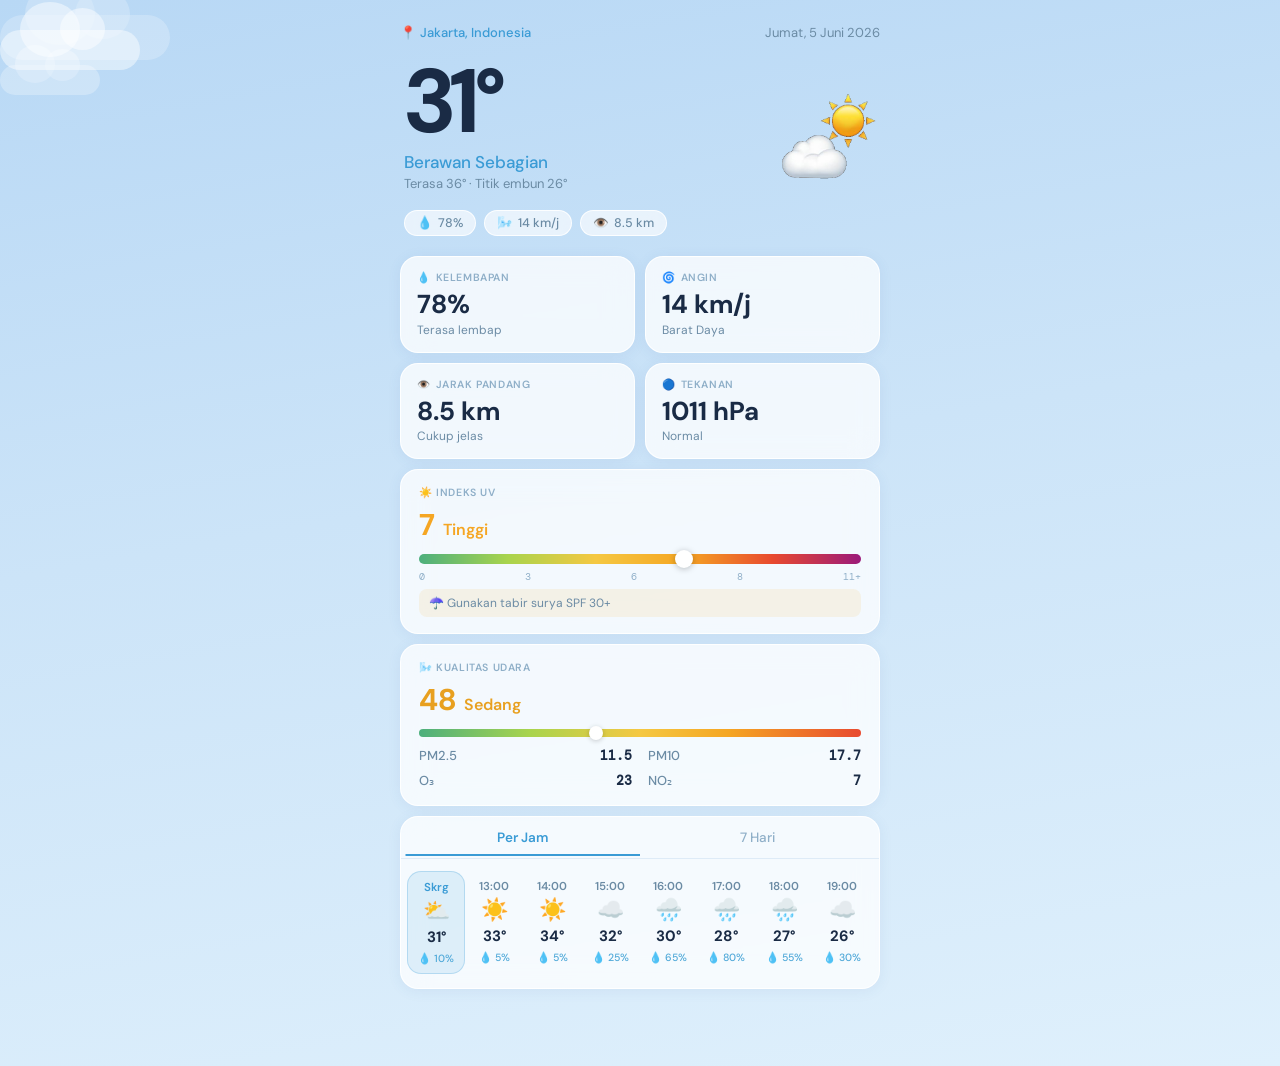
<file: index.html>
<!DOCTYPE html>
<html lang="id">
<head>
<meta charset="UTF-8">
<meta name="viewport" content="width=device-width, initial-scale=1.0">
<title>Kabar Langit</title>
<link href="https://fonts.googleapis.com/css2?family=DM+Sans:wght@300;400;500;600;700&family=DM+Mono:wght@400;500&display=swap" rel="stylesheet">
<link rel="stylesheet" href="style.css">
</head>
<body>

<!-- animated bg clouds -->
<div class="bg-clouds">
  <div class="bg-cloud bc1"></div>
  <div class="bg-cloud bc2"></div>
  <div class="bg-cloud bc3"></div>
</div>

<!-- rain canvas -->
<canvas id="rain"></canvas>

<div class="app">

  <!-- Header -->
  <div class="header fade-in fi1">
    <span class="location"><span class="pin-icon">📍</span> Jakarta, Indonesia</span>
    <span class="date-label">Jumat, 5 Juni 2026</span>
  </div>

  <!-- Hero -->
  <div class="hero fade-in fi2">
    <div class="hero-left">
      <div class="temp-main">31°</div>
      <div class="condition">Berawan Sebagian</div>
      <div class="feels">Terasa 36° · Titik embun 26°</div>
    </div>
    <div class="hero-icon-wrap">
      <img class="sun-emoji" src="[data-uri]" alt="matahari" draggable="false"/>
      <img class="cloud-emoji" src="[data-uri]" alt="awan" draggable="false"/>
    </div>
  </div>

  <!-- Pills -->
  <div class="pills fade-in fi3">
    <div class="pill"><span class="pill-icon">💧</span> 78%</div>
    <div class="pill"><span class="pill-icon">🌬️</span> 14 km/j</div>
    <div class="pill"><span class="pill-icon">👁️</span> 8.5 km</div>
  </div>

  <!-- Cards Grid -->
  <div class="cards-grid">

    <div class="card ripple-wrap fade-in fi4" onclick="addRipple(event,this)">
      <div class="card-label"><span class="lbl-icon icon-humid">💧</span> Kelembapan</div>
      <div class="card-value">78%</div>
      <div class="card-sub">Terasa lembap</div>
    </div>

    <div class="card ripple-wrap fade-in fi4" onclick="addRipple(event,this)" style="animation-delay:.4s">
      <div class="card-label"><span class="lbl-icon icon-wind">🌀</span> Angin</div>
      <div class="card-value">14 km/j</div>
      <div class="card-sub">Barat Daya</div>
    </div>

    <div class="card ripple-wrap fade-in fi5" onclick="addRipple(event,this)">
      <div class="card-label"><span class="lbl-icon icon-vis">👁️</span> Jarak Pandang</div>
      <div class="card-value">8.5 km</div>
      <div class="card-sub">Cukup jelas</div>
    </div>

    <div class="card ripple-wrap fade-in fi5" onclick="addRipple(event,this)" style="animation-delay:.5s">
      <div class="card-label"><span class="lbl-icon icon-press">🔵</span> Tekanan</div>
      <div class="card-value">1011 hPa</div>
      <div class="card-sub">Normal</div>
    </div>

    <!-- UV -->
    <div class="card card-uv fade-in fi6">
      <div class="card-label">☀️ Indeks UV</div>
      <div class="uv-top">
        <span class="uv-number">7</span>
        <span class="uv-level">Tinggi</span>
      </div>
      <div class="uv-bar-wrap">
        <div class="uv-dot"></div>
      </div>
      <div class="uv-scale">
        <span>0</span><span>3</span><span>6</span><span>8</span><span>11+</span>
      </div>
      <div class="uv-tip">☂️ Gunakan tabir surya SPF 30+</div>
    </div>

    <!-- AQI -->
    <div class="card card-aqi fade-in fi7">
      <div class="card-label">🌬️ Kualitas Udara</div>
      <div class="aqi-top">
        <span class="aqi-number" id="aqi-num">0</span>
        <span class="aqi-level">Sedang</span>
      </div>
      <div class="aqi-bar-wrap"><div class="aqi-dot"></div></div>
      <div class="aqi-grid">
        <div class="aqi-item"><span class="aqi-key">PM2.5</span><span class="aqi-val" id="pm25">0</span></div>
        <div class="aqi-item"><span class="aqi-key">PM10</span><span class="aqi-val" id="pm10">0</span></div>
        <div class="aqi-item"><span class="aqi-key">O₃</span><span class="aqi-val" id="o3">0</span></div>
        <div class="aqi-item"><span class="aqi-key">NO₂</span><span class="aqi-val" id="no2">0</span></div>
      </div>
    </div>

    <!-- Forecast -->
    <div class="card card-forecast fade-in fi8">
      <div class="tabs">
        <button class="tab active" onclick="switchTab('hourly',this)">Per Jam</button>
        <button class="tab" onclick="switchTab('weekly',this)">7 Hari</button>
      </div>

      <div id="panel-hourly" class="panel active">
        <div class="hourly-scroll">
          <div class="hour-item now"><span class="hour-label">Skrg</span><span class="hour-icon">⛅</span><span class="hour-temp">31°</span><span class="hour-rain">💧 10%</span></div>
          <div class="hour-item"><span class="hour-label">13:00</span><span class="hour-icon">☀️</span><span class="hour-temp">33°</span><span class="hour-rain">💧 5%</span></div>
          <div class="hour-item"><span class="hour-label">14:00</span><span class="hour-icon">☀️</span><span class="hour-temp">34°</span><span class="hour-rain">💧 5%</span></div>
          <div class="hour-item"><span class="hour-label">15:00</span><span class="hour-icon">☁️</span><span class="hour-temp">32°</span><span class="hour-rain">💧 25%</span></div>
          <div class="hour-item"><span class="hour-label">16:00</span><span class="hour-icon">🌧️</span><span class="hour-temp">30°</span><span class="hour-rain">💧 65%</span></div>
          <div class="hour-item"><span class="hour-label">17:00</span><span class="hour-icon">🌧️</span><span class="hour-temp">28°</span><span class="hour-rain">💧 80%</span></div>
          <div class="hour-item"><span class="hour-label">18:00</span><span class="hour-icon">🌧️</span><span class="hour-temp">27°</span><span class="hour-rain">💧 55%</span></div>
          <div class="hour-item"><span class="hour-label">19:00</span><span class="hour-icon">☁️</span><span class="hour-temp">26°</span><span class="hour-rain">💧 30%</span></div>
          <div class="hour-item"><span class="hour-label">20:00</span><span class="hour-icon">⛅</span><span class="hour-temp">26°</span><span class="hour-rain">💧 15%</span></div>
          <div class="hour-item"><span class="hour-label">21:00</span><span class="hour-icon">⛅</span><span class="hour-temp">25°</span><span class="hour-rain">💧 10%</span></div>
          <div class="hour-item"><span class="hour-label">22:00</span><span class="hour-icon">☁️</span><span class="hour-temp">24°</span><span class="hour-rain">💧 20%</span></div>
          <div class="hour-item"><span class="hour-label">23:00</span><span class="hour-icon">☁️</span><span class="hour-temp">24°</span><span class="hour-rain">💧 20%</span></div>
        </div>
      </div>

      <div id="panel-weekly" class="panel">
        <div class="weekly">
          <div class="week-row"><span class="week-day today">Hari Ini</span><span class="week-icon">🌧️</span><span class="week-cond">Hujan Sore</span><span class="week-rain">💧 70%</span><span class="week-temps">34° <span>24°</span></span></div>
          <div class="week-row"><span class="week-day">Sabtu</span><span class="week-icon">🌧️</span><span class="week-cond">Hujan Ringan</span><span class="week-rain">💧 55%</span><span class="week-temps">33° <span>25°</span></span></div>
          <div class="week-row"><span class="week-day">Minggu</span><span class="week-icon">⛅</span><span class="week-cond">Berawan Sebagian</span><span class="week-rain">💧 30%</span><span class="week-temps">32° <span>24°</span></span></div>
          <div class="week-row"><span class="week-day">Senin</span><span class="week-icon">☀️</span><span class="week-cond">Cerah</span><span class="week-rain">💧 10%</span><span class="week-temps">35° <span>26°</span></span></div>
          <div class="week-row"><span class="week-day">Selasa</span><span class="week-icon">☀️</span><span class="week-cond">Cerah</span><span class="week-rain">💧 5%</span><span class="week-temps">34° <span>25°</span></span></div>
          <div class="week-row"><span class="week-day">Rabu</span><span class="week-icon">⛈️</span><span class="week-cond">Petir</span><span class="week-rain">💧 80%</span><span class="week-temps">30° <span>23°</span></span></div>
          <div class="week-row"><span class="week-day">Kamis</span><span class="week-icon">🌧️</span><span class="week-cond">Hujan</span><span class="week-rain">💧 65%</span><span class="week-temps">29° <span>23°</span></span></div>
        </div>
      </div>
    </div>

  </div>

  <div class="updated fade-in fi9">🔄 Diperbarui 12:00 WIB · Data simulasi lokal</div>
</div>

<script src="script.js"></script>
</body>
</html>
</file>
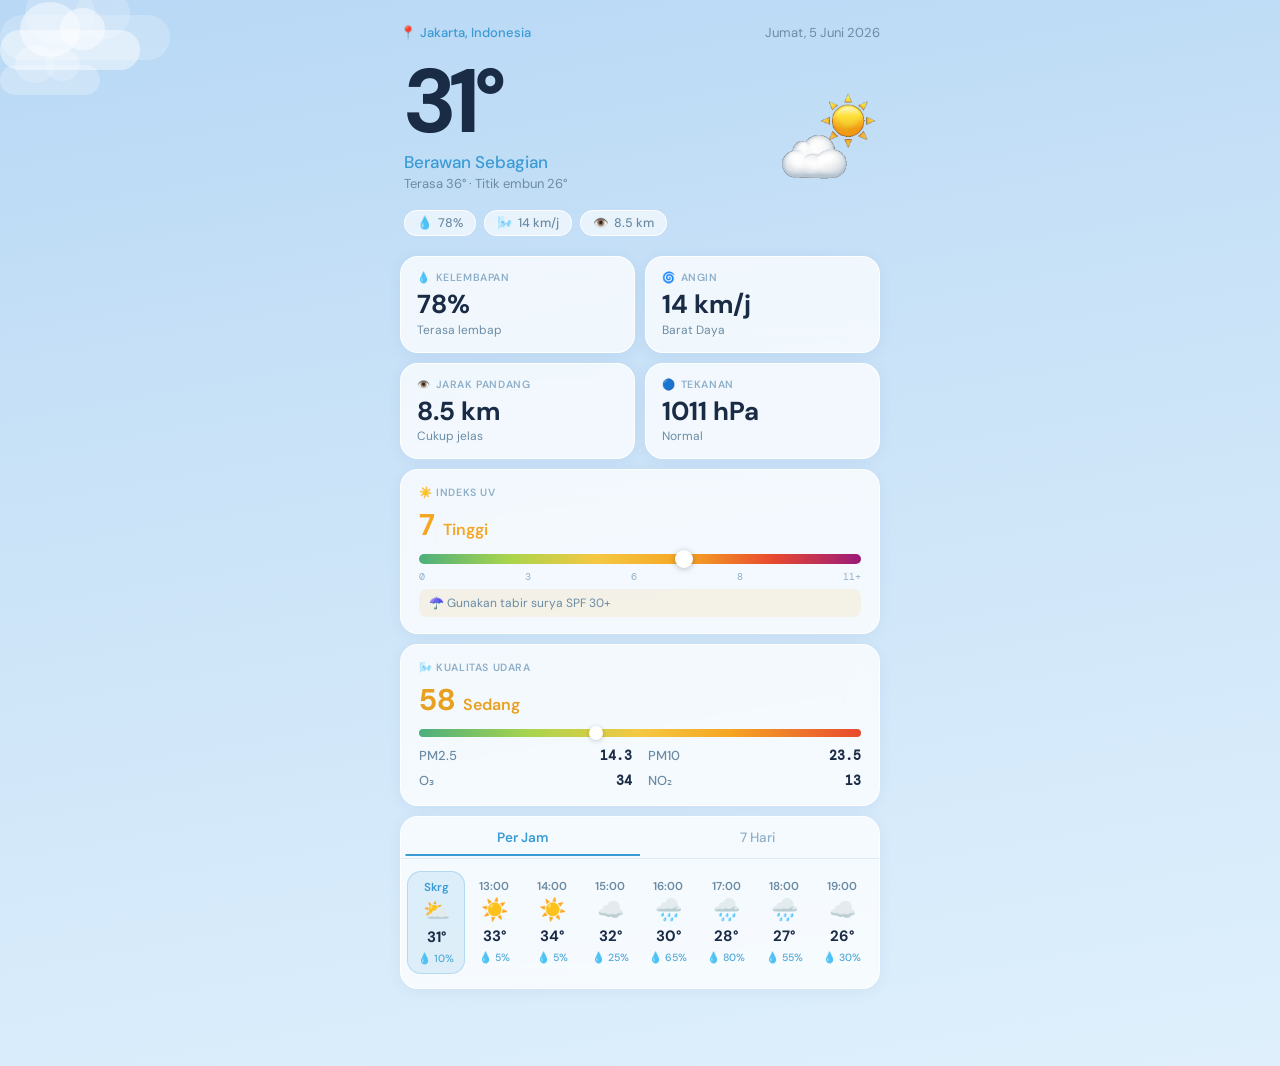
<file: InfoLangit.html>
<!DOCTYPE html>
<html lang="id">
<head>
<meta charset="UTF-8">
<meta name="viewport" content="width=device-width, initial-scale=1.0">
<title>Kabar Langit</title>
<link href="https://fonts.googleapis.com/css2?family=DM+Sans:wght@300;400;500;600;700&family=DM+Mono:wght@400;500&display=swap" rel="stylesheet">
<style>
*, *::before, *::after { box-sizing: border-box; margin: 0; padding: 0; }

:root {
  --sky-top: #b8d8f5;
  --sky-mid: #cce4f8;
  --sky-bot: #dff0fc;
  --card-bg: rgba(255,255,255,0.75);
  --card-border: rgba(255,255,255,0.92);
  --text-primary: #1a2b45;
  --text-secondary: #6b8ba4;
  --text-label: #8fafc8;
  --accent-blue: #3a9bd5;
  --accent-orange: #f5a623;
  --rain-blue: #4fa8d8;
}

body {
  font-family: 'DM Sans', sans-serif;
  background: linear-gradient(170deg, var(--sky-top) 0%, var(--sky-mid) 45%, var(--sky-bot) 100%);
  min-height: 100vh;
  display: flex;
  justify-content: center;
  align-items: flex-start;
  padding: 24px 16px 48px;
  color: var(--text-primary);
  overflow-x: hidden;
}

/* ── CLOUDS IN BG ── */
.bg-clouds { position: fixed; top: 0; left: 0; width: 100%; height: 200px; pointer-events: none; z-index: 0; overflow: hidden; }
.bg-cloud {
  position: absolute;
  background: rgba(255,255,255,0.45);
  border-radius: 50px;
  animation: driftCloud linear infinite;
}
.bg-cloud::before, .bg-cloud::after {
  content: '';
  position: absolute;
  background: rgba(255,255,255,0.45);
  border-radius: 50%;
}
.bc1 { width: 140px; height: 40px; top: 30px; animation-duration: 28s; animation-delay: 0s; }
.bc1::before { width: 60px; height: 55px; top: -28px; left: 20px; }
.bc1::after  { width: 45px; height: 42px; top: -22px; left: 60px; }
.bc2 { width: 100px; height: 30px; top: 65px; animation-duration: 38s; animation-delay: -12s; opacity: .6; }
.bc2::before { width: 40px; height: 38px; top: -20px; left: 15px; }
.bc2::after  { width: 35px; height: 32px; top: -16px; left: 45px; }
.bc3 { width: 170px; height: 45px; top: 15px; animation-duration: 45s; animation-delay: -22s; opacity: .5; }
.bc3::before { width: 70px; height: 62px; top: -32px; left: 25px; }
.bc3::after  { width: 55px; height: 50px; top: -26px; left: 75px; }

@keyframes driftCloud {
  from { transform: translateX(-220px); }
  to   { transform: translateX(110vw); }
}

.app { width: 100%; max-width: 480px; position: relative; z-index: 1; }

/* ── FADE-IN STAGGER ── */
.fade-in { opacity: 0; transform: translateY(20px); animation: fadeUp 0.5s ease forwards; }
@keyframes fadeUp {
  to { opacity: 1; transform: translateY(0); }
}
.fi1  { animation-delay: .05s; }
.fi2  { animation-delay: .15s; }
.fi3  { animation-delay: .25s; }
.fi4  { animation-delay: .35s; }
.fi5  { animation-delay: .45s; }
.fi6  { animation-delay: .55s; }
.fi7  { animation-delay: .65s; }
.fi8  { animation-delay: .75s; }
.fi9  { animation-delay: .85s; }

/* ── HEADER ── */
.header { display: flex; justify-content: space-between; align-items: flex-start; margin-bottom: 8px; }
.location {
  font-size: 13px; font-weight: 500; color: var(--accent-blue);
  display: flex; align-items: center; gap: 4px;
}
.pin-icon { display: inline-block; animation: pinBounce 2.4s ease-in-out infinite; }
@keyframes pinBounce {
  0%,100% { transform: translateY(0) scale(1); }
  30%      { transform: translateY(-5px) scale(1.1); }
  50%      { transform: translateY(-3px) scale(1.05); }
  70%      { transform: translateY(-6px) scale(1.12); }
}
.date-label { font-size: 13px; color: var(--text-secondary); }

/* ── HERO ── */
.hero { display: flex; justify-content: space-between; align-items: flex-end; padding: 8px 4px 18px; }
.temp-main {
  font-size: 90px; font-weight: 700; line-height: 1;
  color: var(--text-primary); letter-spacing: -4px;
  animation: tempPop 0.6s cubic-bezier(.34,1.56,.64,1) .1s both;
}
@keyframes tempPop {
  from { opacity: 0; transform: scale(0.7); }
  to   { opacity: 1; transform: scale(1); }
}
.condition { font-size: 17px; font-weight: 500; color: var(--accent-blue); margin-top: 4px; }
.feels { font-size: 13px; color: var(--text-secondary); margin-top: 2px; }

/* hero weather icon: sun peeks, cloud floats */
.hero-icon-wrap { position: relative; width: 96px; height: 96px; }
.sun-emoji {
  position: absolute; top: -4px; right: 0;
  width: 56px; height: 56px;
  display: block;
  animation: sunSpin 12s linear infinite, sunPulse 3s ease-in-out infinite alternate;
  transform-origin: center;
}
@keyframes sunSpin { to { transform: rotate(360deg); } }
@keyframes sunPulse {
  from { filter: drop-shadow(0 0 4px rgba(255,200,50,.35)); }
  to   { filter: drop-shadow(0 0 18px rgba(255,200,50,.85)); }
}
.cloud-emoji {
  position: absolute; bottom: 0; left: 0;
  width: 68px; height: 68px;
  display: block;
  animation: cloudFloat 3.5s ease-in-out infinite;
}
@keyframes cloudFloat {
  0%,100% { transform: translateY(0) translateX(0); }
  33%      { transform: translateY(-6px) translateX(3px); }
  66%      { transform: translateY(-3px) translateX(-2px); }
}

/* ── PILLS ── */
.pills { display: flex; gap: 8px; padding: 0 4px 20px; }
.pill {
  background: rgba(255,255,255,0.62);
  border: 1px solid rgba(255,255,255,0.88);
  border-radius: 20px; padding: 4px 12px;
  font-size: 12.5px; font-weight: 500; color: var(--text-secondary);
  display: flex; align-items: center; gap: 5px;
  backdrop-filter: blur(8px);
  animation: pillPop 0.4s cubic-bezier(.34,1.56,.64,1) both;
  cursor: default;
  transition: transform 0.2s, box-shadow 0.2s;
}
.pill:hover { transform: translateY(-3px) scale(1.05); box-shadow: 0 6px 16px rgba(58,155,213,0.18); }
.pill:nth-child(1) { animation-delay: .5s; }
.pill:nth-child(2) { animation-delay: .62s; }
.pill:nth-child(3) { animation-delay: .74s; }
@keyframes pillPop {
  from { opacity: 0; transform: scale(0.5) translateY(10px); }
  to   { opacity: 1; transform: scale(1) translateY(0); }
}
.pill-icon { display: inline-block; }
.pill:nth-child(1) .pill-icon { animation: dropBounce 2s ease-in-out infinite; }
.pill:nth-child(2) .pill-icon { animation: windSway 1.8s ease-in-out infinite; }
.pill:nth-child(3) .pill-icon { animation: eyeBlink 4s ease-in-out infinite; }
@keyframes dropBounce {
  0%,100% { transform: translateY(0); }
  50% { transform: translateY(3px); }
}
@keyframes windSway {
  0%,100% { transform: rotate(0deg) translateX(0); }
  25% { transform: rotate(-10deg) translateX(-2px); }
  75% { transform: rotate(8deg) translateX(2px); }
}
@keyframes eyeBlink {
  0%,90%,100% { transform: scaleY(1); }
  95% { transform: scaleY(0.15); }
}

/* ── CARDS GRID ── */
.cards-grid { display: grid; grid-template-columns: 1fr 1fr; gap: 10px; margin-bottom: 10px; }
.card {
  background: var(--card-bg);
  border: 1px solid var(--card-border);
  border-radius: 18px; padding: 14px 16px;
  backdrop-filter: blur(14px);
  box-shadow: 0 2px 14px rgba(58,100,160,0.08);
  transition: transform 0.25s cubic-bezier(.34,1.56,.64,1), box-shadow 0.25s;
}
.card:hover {
  transform: translateY(-4px) scale(1.015);
  box-shadow: 0 10px 28px rgba(58,100,160,0.14);
}
.card-label {
  font-size: 10.5px; font-weight: 600; letter-spacing: 0.6px;
  text-transform: uppercase; color: var(--text-label);
  margin-bottom: 6px; display: flex; align-items: center; gap: 5px;
}
.card-label .lbl-icon { display: inline-block; }
.card-value { font-size: 26px; font-weight: 700; color: var(--text-primary); line-height: 1.1; }
.card-sub { font-size: 12px; color: var(--text-secondary); margin-top: 3px; }

/* card icon animations */
.icon-humid { animation: dropBounce 2.2s ease-in-out infinite; }
.icon-wind  { animation: spin 2s linear infinite; }
@keyframes spin { to { transform: rotate(360deg); } }
.icon-vis   { animation: eyeBlink 4s ease-in-out infinite; }
.icon-press { animation: pressurePulse 2s ease-in-out infinite; }
@keyframes pressurePulse {
  0%,100% { transform: scale(1); }
  50% { transform: scale(1.25); }
}

/* ── UV ── */
.card-uv { grid-column: 1 / -1; padding: 16px 18px; }
.uv-top { display: flex; align-items: baseline; gap: 8px; margin-bottom: 10px; }
.uv-number { font-size: 30px; font-weight: 700; color: var(--accent-orange); animation: uvGlow 2s ease-in-out infinite alternate; }
@keyframes uvGlow {
  from { text-shadow: 0 0 0 transparent; }
  to   { text-shadow: 0 0 12px rgba(245,166,35,0.6); }
}
.uv-level { font-size: 16px; font-weight: 600; color: var(--accent-orange); }
.uv-bar-wrap {
  position: relative; height: 10px; border-radius: 6px;
  background: linear-gradient(to right, #4caf7d 0%, #a8d44d 20%, #f5c842 40%, #f5a623 60%, #e84a2f 80%, #9b1a7a 100%);
  margin-bottom: 6px; overflow: visible;
}
.uv-dot {
  position: absolute; top: 50%;
  width: 18px; height: 18px; background: white; border-radius: 50%;
  box-shadow: 0 1px 6px rgba(0,0,0,0.25);
  left: 60%; transform: translate(-50%, -50%);
  animation: dotBeat 1.6s ease-in-out infinite;
}
@keyframes dotBeat {
  0%,100% { box-shadow: 0 0 0 0 rgba(245,166,35,0.4), 0 1px 6px rgba(0,0,0,.25); }
  50%      { box-shadow: 0 0 0 6px rgba(245,166,35,0), 0 1px 6px rgba(0,0,0,.25); }
}
.uv-scale {
  display: flex; justify-content: space-between;
  font-size: 10px; color: var(--text-label);
  font-family: 'DM Mono', monospace; margin-bottom: 6px;
}
.uv-tip {
  font-size: 12px; color: var(--text-secondary);
  background: rgba(245,166,35,0.1);
  border-radius: 8px; padding: 6px 10px; margin-top: 4px;
}

/* ── AQI ── */
.card-aqi { grid-column: 1 / -1; padding: 16px 18px; }
.aqi-top { display: flex; align-items: baseline; gap: 8px; margin-bottom: 10px; }
.aqi-number { font-size: 30px; font-weight: 700; color: #e8a020; }
.aqi-level  { font-size: 16px; font-weight: 600; color: #e8a020; }
.aqi-bar-wrap {
  height: 8px; border-radius: 4px;
  background: linear-gradient(to right, #4caf7d 0%, #a8d44d 25%, #f5c842 50%, #f5a623 70%, #e84a2f 100%);
  margin-bottom: 10px; position: relative;
}
.aqi-dot {
  position: absolute; top: 50%; left: 40%;
  width: 14px; height: 14px; background: white; border-radius: 50%;
  box-shadow: 0 1px 5px rgba(0,0,0,.2);
  transform: translate(-50%, -50%);
  animation: dotBeat 2s ease-in-out infinite;
}
.aqi-grid { display: grid; grid-template-columns: 1fr 1fr; gap: 8px 16px; font-size: 13px; }
.aqi-item { display: flex; justify-content: space-between; align-items: center; }
.aqi-key  { color: var(--text-secondary); font-weight: 500; }
.aqi-val  { font-weight: 600; color: var(--text-primary); font-family: 'DM Mono', monospace; font-size: 12.5px; }
.aqi-val.counting { animation: countUp 1s ease-out forwards; }

/* ── RAIN CANVAS ── */
.rain-overlay {
  position: fixed; top: 0; left: 0; width: 100%; height: 100%;
  pointer-events: none; z-index: 0; opacity: 0;
  transition: opacity 1s;
}
.rain-overlay.active { opacity: 1; }

/* ── FORECAST CARD ── */
.card-forecast { grid-column: 1 / -1; padding: 0; overflow: hidden; }
.tabs { display: flex; border-bottom: 1px solid rgba(200,220,240,0.5); padding: 0 4px; }
.tab {
  flex: 1; text-align: center; padding: 12px 0 10px;
  font-size: 13.5px; font-weight: 500; color: var(--text-label);
  cursor: pointer; border-bottom: 2px solid transparent;
  transition: all 0.25s; background: none;
  border-top: none; border-left: none; border-right: none;
  font-family: 'DM Sans', sans-serif;
  position: relative; overflow: hidden;
}
.tab::after {
  content: ''; position: absolute; bottom: 0; left: 50%;
  width: 0; height: 2px; background: var(--accent-blue);
  transform: translateX(-50%); transition: width 0.3s ease;
}
.tab.active { color: var(--accent-blue); font-weight: 600; }
.tab.active::after { width: 100%; }

/* hourly */
.hourly-scroll {
  display: flex; overflow-x: auto; gap: 0;
  padding: 12px 6px 14px; scrollbar-width: none;
}
.hourly-scroll::-webkit-scrollbar { display: none; }
.hour-item {
  flex: 0 0 auto; display: flex; flex-direction: column;
  align-items: center; padding: 8px 10px; border-radius: 14px;
  min-width: 58px; gap: 5px;
  transition: background 0.2s, transform 0.2s;
  cursor: default;
}
.hour-item:hover { background: rgba(58,155,213,0.08); transform: translateY(-3px); }
.hour-item.now { background: rgba(58,155,213,0.13); border: 1px solid rgba(58,155,213,0.25); }
.hour-label { font-size: 11.5px; font-weight: 600; color: var(--text-secondary); }
.hour-item.now .hour-label { color: var(--accent-blue); }
.hour-icon { font-size: 22px; line-height: 1; display: inline-block; }

/* per-hour icon animations */
.hour-item:nth-child(1) .hour-icon { animation: cloudFloat 3.5s ease-in-out infinite; }
.hour-item:nth-child(2) .hour-icon,
.hour-item:nth-child(3) .hour-icon { animation: sunSpin 12s linear infinite; }
.hour-item:nth-child(5) .hour-icon,
.hour-item:nth-child(6) .hour-icon,
.hour-item:nth-child(7) .hour-icon { animation: rainDrop 1s ease-in-out infinite; }
@keyframes rainDrop {
  0%,100% { transform: translateY(0); }
  50% { transform: translateY(4px); }
}

.hour-temp { font-size: 15px; font-weight: 700; color: var(--text-primary); }
.hour-rain  { font-size: 10.5px; color: var(--rain-blue); font-weight: 500; }

/* weekly */
.weekly { padding: 6px 0 4px; }
.week-row {
  display: flex; align-items: center; padding: 9px 18px;
  border-bottom: 1px solid rgba(200,220,240,0.3); gap: 0;
  transition: background 0.15s, transform 0.2s;
  cursor: default;
}
.week-row:last-child { border-bottom: none; }
.week-row:hover { background: rgba(58,155,213,0.05); transform: translateX(4px); }
.week-day { font-size: 14px; font-weight: 600; color: var(--text-primary); width: 68px; flex-shrink: 0; }
.week-day.today { color: var(--accent-blue); }
.week-icon { font-size: 20px; width: 30px; flex-shrink: 0; display: inline-block; }
.week-row:nth-child(4) .week-icon,
.week-row:nth-child(5) .week-icon { animation: sunSpin 10s linear infinite; }
.week-row:nth-child(6) .week-icon { animation: thunderFlash 2s ease-in-out infinite; }
@keyframes thunderFlash {
  0%,90%,100% { transform: scale(1); filter: brightness(1); }
  92%          { transform: scale(1.3); filter: brightness(1.8) drop-shadow(0 0 6px yellow); }
  95%          { transform: scale(0.95); filter: brightness(1); }
}
.week-cond  { font-size: 13px; color: var(--text-secondary); flex: 1; }
.week-rain  { font-size: 12.5px; color: var(--rain-blue); font-weight: 500; width: 38px; text-align: right; flex-shrink: 0; }
.week-temps { font-size: 13px; font-weight: 600; color: var(--text-primary); width: 58px; text-align: right; flex-shrink: 0; }
.week-temps span { color: var(--text-label); font-weight: 400; }

/* ── PANEL ── */
.panel { display: none; }
.panel.active { display: block; animation: panelSlide 0.3s ease; }
@keyframes panelSlide {
  from { opacity: 0; transform: translateX(12px); }
  to   { opacity: 1; transform: translateX(0); }
}

/* ── RIPPLE on cards ── */
.ripple-wrap { position: relative; overflow: hidden; }
.ripple {
  position: absolute; border-radius: 50%;
  background: rgba(58,155,213,0.2);
  transform: scale(0); animation: rippleAnim 0.6s linear;
  pointer-events: none;
}
@keyframes rippleAnim {
  to { transform: scale(4); opacity: 0; }
}

/* ── UPDATED ── */
.updated {
  text-align: center; font-size: 11.5px; color: var(--text-label); margin-top: 14px;
  animation: blink 4s ease-in-out infinite;
}
@keyframes blink {
  0%,90%,100% { opacity: 1; }
  94% { opacity: 0.4; }
}

/* ── RAIN CANVAS ── */
canvas#rain { position: fixed; top:0; left:0; width:100%; height:100%; pointer-events:none; z-index:0; opacity:0; transition: opacity 1.5s; }
</style>
</head>
<body>

<!-- animated bg clouds -->
<div class="bg-clouds">
  <div class="bg-cloud bc1"></div>
  <div class="bg-cloud bc2"></div>
  <div class="bg-cloud bc3"></div>
</div>

<!-- rain canvas -->
<canvas id="rain"></canvas>

<div class="app">

  <!-- Header -->
  <div class="header fade-in fi1">
    <span class="location"><span class="pin-icon">📍</span> Jakarta, Indonesia</span>
    <span class="date-label">Jumat, 5 Juni 2026</span>
  </div>

  <!-- Hero -->
  <div class="hero fade-in fi2">
    <div class="hero-left">
      <div class="temp-main">31°</div>
      <div class="condition">Berawan Sebagian</div>
      <div class="feels">Terasa 36° · Titik embun 26°</div>
    </div>
    <div class="hero-icon-wrap">
      <img class="sun-emoji" src="[data-uri]" alt="matahari" draggable="false"/>
      <img class="cloud-emoji" src="[data-uri]" alt="awan" draggable="false"/>
    </div>
  </div>

  <!-- Pills -->
  <div class="pills fade-in fi3">
    <div class="pill"><span class="pill-icon">💧</span> 78%</div>
    <div class="pill"><span class="pill-icon">🌬️</span> 14 km/j</div>
    <div class="pill"><span class="pill-icon">👁️</span> 8.5 km</div>
  </div>

  <!-- Cards Grid -->
  <div class="cards-grid">

    <div class="card ripple-wrap fade-in fi4" onclick="addRipple(event,this)">
      <div class="card-label"><span class="lbl-icon icon-humid">💧</span> Kelembapan</div>
      <div class="card-value">78%</div>
      <div class="card-sub">Terasa lembap</div>
    </div>

    <div class="card ripple-wrap fade-in fi4" onclick="addRipple(event,this)" style="animation-delay:.4s">
      <div class="card-label"><span class="lbl-icon icon-wind">🌀</span> Angin</div>
      <div class="card-value">14 km/j</div>
      <div class="card-sub">Barat Daya</div>
    </div>

    <div class="card ripple-wrap fade-in fi5" onclick="addRipple(event,this)">
      <div class="card-label"><span class="lbl-icon icon-vis">👁️</span> Jarak Pandang</div>
      <div class="card-value">8.5 km</div>
      <div class="card-sub">Cukup jelas</div>
    </div>

    <div class="card ripple-wrap fade-in fi5" onclick="addRipple(event,this)" style="animation-delay:.5s">
      <div class="card-label"><span class="lbl-icon icon-press">🔵</span> Tekanan</div>
      <div class="card-value">1011 hPa</div>
      <div class="card-sub">Normal</div>
    </div>

    <!-- UV -->
    <div class="card card-uv fade-in fi6">
      <div class="card-label">☀️ Indeks UV</div>
      <div class="uv-top">
        <span class="uv-number">7</span>
        <span class="uv-level">Tinggi</span>
      </div>
      <div class="uv-bar-wrap">
        <div class="uv-dot"></div>
      </div>
      <div class="uv-scale">
        <span>0</span><span>3</span><span>6</span><span>8</span><span>11+</span>
      </div>
      <div class="uv-tip">☂️ Gunakan tabir surya SPF 30+</div>
    </div>

    <!-- AQI -->
    <div class="card card-aqi fade-in fi7">
      <div class="card-label">🌬️ Kualitas Udara</div>
      <div class="aqi-top">
        <span class="aqi-number" id="aqi-num">0</span>
        <span class="aqi-level">Sedang</span>
      </div>
      <div class="aqi-bar-wrap"><div class="aqi-dot"></div></div>
      <div class="aqi-grid">
        <div class="aqi-item"><span class="aqi-key">PM2.5</span><span class="aqi-val" id="pm25">0</span></div>
        <div class="aqi-item"><span class="aqi-key">PM10</span><span class="aqi-val" id="pm10">0</span></div>
        <div class="aqi-item"><span class="aqi-key">O₃</span><span class="aqi-val" id="o3">0</span></div>
        <div class="aqi-item"><span class="aqi-key">NO₂</span><span class="aqi-val" id="no2">0</span></div>
      </div>
    </div>

    <!-- Forecast -->
    <div class="card card-forecast fade-in fi8">
      <div class="tabs">
        <button class="tab active" onclick="switchTab('hourly',this)">Per Jam</button>
        <button class="tab" onclick="switchTab('weekly',this)">7 Hari</button>
      </div>

      <div id="panel-hourly" class="panel active">
        <div class="hourly-scroll">
          <div class="hour-item now"><span class="hour-label">Skrg</span><span class="hour-icon">⛅</span><span class="hour-temp">31°</span><span class="hour-rain">💧 10%</span></div>
          <div class="hour-item"><span class="hour-label">13:00</span><span class="hour-icon">☀️</span><span class="hour-temp">33°</span><span class="hour-rain">💧 5%</span></div>
          <div class="hour-item"><span class="hour-label">14:00</span><span class="hour-icon">☀️</span><span class="hour-temp">34°</span><span class="hour-rain">💧 5%</span></div>
          <div class="hour-item"><span class="hour-label">15:00</span><span class="hour-icon">☁️</span><span class="hour-temp">32°</span><span class="hour-rain">💧 25%</span></div>
          <div class="hour-item"><span class="hour-label">16:00</span><span class="hour-icon">🌧️</span><span class="hour-temp">30°</span><span class="hour-rain">💧 65%</span></div>
          <div class="hour-item"><span class="hour-label">17:00</span><span class="hour-icon">🌧️</span><span class="hour-temp">28°</span><span class="hour-rain">💧 80%</span></div>
          <div class="hour-item"><span class="hour-label">18:00</span><span class="hour-icon">🌧️</span><span class="hour-temp">27°</span><span class="hour-rain">💧 55%</span></div>
          <div class="hour-item"><span class="hour-label">19:00</span><span class="hour-icon">☁️</span><span class="hour-temp">26°</span><span class="hour-rain">💧 30%</span></div>
          <div class="hour-item"><span class="hour-label">20:00</span><span class="hour-icon">⛅</span><span class="hour-temp">26°</span><span class="hour-rain">💧 15%</span></div>
          <div class="hour-item"><span class="hour-label">21:00</span><span class="hour-icon">⛅</span><span class="hour-temp">25°</span><span class="hour-rain">💧 10%</span></div>
          <div class="hour-item"><span class="hour-label">22:00</span><span class="hour-icon">☁️</span><span class="hour-temp">24°</span><span class="hour-rain">💧 20%</span></div>
          <div class="hour-item"><span class="hour-label">23:00</span><span class="hour-icon">☁️</span><span class="hour-temp">24°</span><span class="hour-rain">💧 20%</span></div>
        </div>
      </div>

      <div id="panel-weekly" class="panel">
        <div class="weekly">
          <div class="week-row"><span class="week-day today">Hari Ini</span><span class="week-icon">🌧️</span><span class="week-cond">Hujan Sore</span><span class="week-rain">💧 70%</span><span class="week-temps">34° <span>24°</span></span></div>
          <div class="week-row"><span class="week-day">Sabtu</span><span class="week-icon">🌧️</span><span class="week-cond">Hujan Ringan</span><span class="week-rain">💧 55%</span><span class="week-temps">33° <span>25°</span></span></div>
          <div class="week-row"><span class="week-day">Minggu</span><span class="week-icon">⛅</span><span class="week-cond">Berawan Sebagian</span><span class="week-rain">💧 30%</span><span class="week-temps">32° <span>24°</span></span></div>
          <div class="week-row"><span class="week-day">Senin</span><span class="week-icon">☀️</span><span class="week-cond">Cerah</span><span class="week-rain">💧 10%</span><span class="week-temps">35° <span>26°</span></span></div>
          <div class="week-row"><span class="week-day">Selasa</span><span class="week-icon">☀️</span><span class="week-cond">Cerah</span><span class="week-rain">💧 5%</span><span class="week-temps">34° <span>25°</span></span></div>
          <div class="week-row"><span class="week-day">Rabu</span><span class="week-icon">⛈️</span><span class="week-cond">Petir</span><span class="week-rain">💧 80%</span><span class="week-temps">30° <span>23°</span></span></div>
          <div class="week-row"><span class="week-day">Kamis</span><span class="week-icon">🌧️</span><span class="week-cond">Hujan</span><span class="week-rain">💧 65%</span><span class="week-temps">29° <span>23°</span></span></div>
        </div>
      </div>
    </div>

  </div>

  <div class="updated fade-in fi9">🔄 Diperbarui 12:00 WIB · Data simulasi lokal</div>
</div>

<script>
/* ── Tab switch ── */
function switchTab(name, btn) {
  document.querySelectorAll('.tab').forEach(t => t.classList.remove('active'));
  document.querySelectorAll('.panel').forEach(p => p.classList.remove('active'));
  btn.classList.add('active');
  document.getElementById('panel-' + name).classList.add('active');
}

/* ── Ripple ── */
function addRipple(e, el) {
  const r = document.createElement('span');
  r.className = 'ripple';
  const rect = el.getBoundingClientRect();
  const size = Math.max(rect.width, rect.height);
  r.style.cssText = `width:${size}px;height:${size}px;left:${e.clientX-rect.left-size/2}px;top:${e.clientY-rect.top-size/2}px`;
  el.appendChild(r);
  r.addEventListener('animationend', () => r.remove());
}

/* ── AQI count-up ── */
function countUp(el, target, decimals, delay) {
  setTimeout(() => {
    const dur = 1200, start = performance.now();
    function step(now) {
      const p = Math.min((now - start) / dur, 1);
      const ease = 1 - Math.pow(1 - p, 3);
      el.textContent = (target * ease).toFixed(decimals);
      if (p < 1) requestAnimationFrame(step);
      else el.textContent = target.toFixed(decimals);
    }
    requestAnimationFrame(step);
  }, delay);
}
countUp(document.getElementById('aqi-num'), 83, 0, 850);
countUp(document.getElementById('pm25'), 22.4, 1, 900);
countUp(document.getElementById('pm10'), 41.2, 1, 950);
countUp(document.getElementById('o3'),   68,   0, 1000);
countUp(document.getElementById('no2'),  31,   0, 1050);

/* ── Rain canvas ── */
const canvas = document.getElementById('rain');
const ctx = canvas.getContext('2d');
let drops = [];
let raining = false;

function resizeCanvas() {
  canvas.width  = window.innerWidth;
  canvas.height = window.innerHeight;
}
resizeCanvas();
window.addEventListener('resize', resizeCanvas);

function createDrop() {
  return {
    x: Math.random() * canvas.width,
    y: Math.random() * -canvas.height,
    len: Math.random() * 18 + 8,
    speed: Math.random() * 8 + 10,
    opacity: Math.random() * 0.4 + 0.15,
    width: Math.random() * 1.2 + 0.4
  };
}

function initRain(n) {
  drops = Array.from({length: n}, createDrop);
}

function drawRain() {
  ctx.clearRect(0, 0, canvas.width, canvas.height);
  if (!raining) return;
  drops.forEach(d => {
    ctx.beginPath();
    ctx.moveTo(d.x, d.y);
    ctx.lineTo(d.x - d.len * 0.18, d.y + d.len);
    ctx.strokeStyle = `rgba(130,190,230,${d.opacity})`;
    ctx.lineWidth = d.width;
    ctx.lineCap = 'round';
    ctx.stroke();
    d.y += d.speed;
    if (d.y > canvas.height + d.len) {
      d.y = -d.len - Math.random() * 80;
      d.x = Math.random() * canvas.width;
    }
  });
  requestAnimationFrame(drawRain);
}

/* Start rain at 16:00 section (delayed a bit for drama) */
setTimeout(() => {
  raining = true;
  initRain(120);
  canvas.style.opacity = '0.7';
  drawRain();
  /* stop after 6s */
  setTimeout(() => {
    canvas.style.opacity = '0';
    setTimeout(() => { raining = false; }, 1500);
  }, 6000);
}, 3500);
</script>
</body>
</html>
</file>
<file: style.css>
*, *::before, *::after { box-sizing: border-box; margin: 0; padding: 0; }

:root {
  --sky-top: #b8d8f5;
  --sky-mid: #cce4f8;
  --sky-bot: #dff0fc;
  --card-bg: rgba(255,255,255,0.75);
  --card-border: rgba(255,255,255,0.92);
  --text-primary: #1a2b45;
  --text-secondary: #6b8ba4;
  --text-label: #8fafc8;
  --accent-blue: #3a9bd5;
  --accent-orange: #f5a623;
  --rain-blue: #4fa8d8;
}

body {
  font-family: 'DM Sans', sans-serif;
  background: linear-gradient(170deg, var(--sky-top) 0%, var(--sky-mid) 45%, var(--sky-bot) 100%);
  min-height: 100vh;
  display: flex;
  justify-content: center;
  align-items: flex-start;
  padding: 24px 16px 48px;
  color: var(--text-primary);
  overflow-x: hidden;
}

/* ── CLOUDS IN BG ── */
.bg-clouds { position: fixed; top: 0; left: 0; width: 100%; height: 200px; pointer-events: none; z-index: 0; overflow: hidden; }
.bg-cloud {
  position: absolute;
  background: rgba(255,255,255,0.45);
  border-radius: 50px;
  animation: driftCloud linear infinite;
}
.bg-cloud::before, .bg-cloud::after {
  content: '';
  position: absolute;
  background: rgba(255,255,255,0.45);
  border-radius: 50%;
}
.bc1 { width: 140px; height: 40px; top: 30px; animation-duration: 28s; animation-delay: 0s; }
.bc1::before { width: 60px; height: 55px; top: -28px; left: 20px; }
.bc1::after  { width: 45px; height: 42px; top: -22px; left: 60px; }
.bc2 { width: 100px; height: 30px; top: 65px; animation-duration: 38s; animation-delay: -12s; opacity: .6; }
.bc2::before { width: 40px; height: 38px; top: -20px; left: 15px; }
.bc2::after  { width: 35px; height: 32px; top: -16px; left: 45px; }
.bc3 { width: 170px; height: 45px; top: 15px; animation-duration: 45s; animation-delay: -22s; opacity: .5; }
.bc3::before { width: 70px; height: 62px; top: -32px; left: 25px; }
.bc3::after  { width: 55px; height: 50px; top: -26px; left: 75px; }

@keyframes driftCloud {
  from { transform: translateX(-220px); }
  to   { transform: translateX(110vw); }
}

.app { width: 100%; max-width: 480px; position: relative; z-index: 1; }

/* ── FADE-IN STAGGER ── */
.fade-in { opacity: 0; transform: translateY(20px); animation: fadeUp 0.5s ease forwards; }
@keyframes fadeUp {
  to { opacity: 1; transform: translateY(0); }
}
.fi1  { animation-delay: .05s; }
.fi2  { animation-delay: .15s; }
.fi3  { animation-delay: .25s; }
.fi4  { animation-delay: .35s; }
.fi5  { animation-delay: .45s; }
.fi6  { animation-delay: .55s; }
.fi7  { animation-delay: .65s; }
.fi8  { animation-delay: .75s; }
.fi9  { animation-delay: .85s; }

/* ── HEADER ── */
.header { display: flex; justify-content: space-between; align-items: flex-start; margin-bottom: 8px; }
.location {
  font-size: 13px; font-weight: 500; color: var(--accent-blue);
  display: flex; align-items: center; gap: 4px;
}
.pin-icon { display: inline-block; animation: pinBounce 2.4s ease-in-out infinite; }
@keyframes pinBounce {
  0%,100% { transform: translateY(0) scale(1); }
  30%      { transform: translateY(-5px) scale(1.1); }
  50%      { transform: translateY(-3px) scale(1.05); }
  70%      { transform: translateY(-6px) scale(1.12); }
}
.date-label { font-size: 13px; color: var(--text-secondary); }

/* ── HERO ── */
.hero { display: flex; justify-content: space-between; align-items: flex-end; padding: 8px 4px 18px; }
.temp-main {
  font-size: 90px; font-weight: 700; line-height: 1;
  color: var(--text-primary); letter-spacing: -4px;
  animation: tempPop 0.6s cubic-bezier(.34,1.56,.64,1) .1s both;
}
@keyframes tempPop {
  from { opacity: 0; transform: scale(0.7); }
  to   { opacity: 1; transform: scale(1); }
}
.condition { font-size: 17px; font-weight: 500; color: var(--accent-blue); margin-top: 4px; }
.feels { font-size: 13px; color: var(--text-secondary); margin-top: 2px; }

/* hero weather icon: sun peeks, cloud floats */
.hero-icon-wrap { position: relative; width: 96px; height: 96px; }
.sun-emoji {
  position: absolute; top: -4px; right: 0;
  width: 56px; height: 56px;
  display: block;
  animation: sunSpin 12s linear infinite, sunPulse 3s ease-in-out infinite alternate;
  transform-origin: center;
}
@keyframes sunSpin { to { transform: rotate(360deg); } }
@keyframes sunPulse {
  from { filter: drop-shadow(0 0 4px rgba(255,200,50,.35)); }
  to   { filter: drop-shadow(0 0 18px rgba(255,200,50,.85)); }
}
.cloud-emoji {
  position: absolute; bottom: 0; left: 0;
  width: 68px; height: 68px;
  display: block;
  animation: cloudFloat 3.5s ease-in-out infinite;
}
@keyframes cloudFloat {
  0%,100% { transform: translateY(0) translateX(0); }
  33%      { transform: translateY(-6px) translateX(3px); }
  66%      { transform: translateY(-3px) translateX(-2px); }
}

/* ── PILLS ── */
.pills { display: flex; gap: 8px; padding: 0 4px 20px; }
.pill {
  background: rgba(255,255,255,0.62);
  border: 1px solid rgba(255,255,255,0.88);
  border-radius: 20px; padding: 4px 12px;
  font-size: 12.5px; font-weight: 500; color: var(--text-secondary);
  display: flex; align-items: center; gap: 5px;
  backdrop-filter: blur(8px);
  animation: pillPop 0.4s cubic-bezier(.34,1.56,.64,1) both;
  cursor: default;
  transition: transform 0.2s, box-shadow 0.2s;
}
.pill:hover { transform: translateY(-3px) scale(1.05); box-shadow: 0 6px 16px rgba(58,155,213,0.18); }
.pill:nth-child(1) { animation-delay: .5s; }
.pill:nth-child(2) { animation-delay: .62s; }
.pill:nth-child(3) { animation-delay: .74s; }
@keyframes pillPop {
  from { opacity: 0; transform: scale(0.5) translateY(10px); }
  to   { opacity: 1; transform: scale(1) translateY(0); }
}
.pill-icon { display: inline-block; }
.pill:nth-child(1) .pill-icon { animation: dropBounce 2s ease-in-out infinite; }
.pill:nth-child(2) .pill-icon { animation: windSway 1.8s ease-in-out infinite; }
.pill:nth-child(3) .pill-icon { animation: eyeBlink 4s ease-in-out infinite; }
@keyframes dropBounce {
  0%,100% { transform: translateY(0); }
  50% { transform: translateY(3px); }
}
@keyframes windSway {
  0%,100% { transform: rotate(0deg) translateX(0); }
  25% { transform: rotate(-10deg) translateX(-2px); }
  75% { transform: rotate(8deg) translateX(2px); }
}
@keyframes eyeBlink {
  0%,90%,100% { transform: scaleY(1); }
  95% { transform: scaleY(0.15); }
}

/* ── CARDS GRID ── */
.cards-grid { display: grid; grid-template-columns: 1fr 1fr; gap: 10px; margin-bottom: 10px; }
.card {
  background: var(--card-bg);
  border: 1px solid var(--card-border);
  border-radius: 18px; padding: 14px 16px;
  backdrop-filter: blur(14px);
  box-shadow: 0 2px 14px rgba(58,100,160,0.08);
  transition: transform 0.25s cubic-bezier(.34,1.56,.64,1), box-shadow 0.25s;
}
.card:hover {
  transform: translateY(-4px) scale(1.015);
  box-shadow: 0 10px 28px rgba(58,100,160,0.14);
}
.card-label {
  font-size: 10.5px; font-weight: 600; letter-spacing: 0.6px;
  text-transform: uppercase; color: var(--text-label);
  margin-bottom: 6px; display: flex; align-items: center; gap: 5px;
}
.card-label .lbl-icon { display: inline-block; }
.card-value { font-size: 26px; font-weight: 700; color: var(--text-primary); line-height: 1.1; }
.card-sub { font-size: 12px; color: var(--text-secondary); margin-top: 3px; }

/* card icon animations */
.icon-humid { animation: dropBounce 2.2s ease-in-out infinite; }
.icon-wind  { animation: spin 2s linear infinite; }
@keyframes spin { to { transform: rotate(360deg); } }
.icon-vis   { animation: eyeBlink 4s ease-in-out infinite; }
.icon-press { animation: pressurePulse 2s ease-in-out infinite; }
@keyframes pressurePulse {
  0%,100% { transform: scale(1); }
  50% { transform: scale(1.25); }
}

/* ── UV ── */
.card-uv { grid-column: 1 / -1; padding: 16px 18px; }
.uv-top { display: flex; align-items: baseline; gap: 8px; margin-bottom: 10px; }
.uv-number { font-size: 30px; font-weight: 700; color: var(--accent-orange); animation: uvGlow 2s ease-in-out infinite alternate; }
@keyframes uvGlow {
  from { text-shadow: 0 0 0 transparent; }
  to   { text-shadow: 0 0 12px rgba(245,166,35,0.6); }
}
.uv-level { font-size: 16px; font-weight: 600; color: var(--accent-orange); }
.uv-bar-wrap {
  position: relative; height: 10px; border-radius: 6px;
  background: linear-gradient(to right, #4caf7d 0%, #a8d44d 20%, #f5c842 40%, #f5a623 60%, #e84a2f 80%, #9b1a7a 100%);
  margin-bottom: 6px; overflow: visible;
}
.uv-dot {
  position: absolute; top: 50%;
  width: 18px; height: 18px; background: white; border-radius: 50%;
  box-shadow: 0 1px 6px rgba(0,0,0,0.25);
  left: 60%; transform: translate(-50%, -50%);
  animation: dotBeat 1.6s ease-in-out infinite;
}
@keyframes dotBeat {
  0%,100% { box-shadow: 0 0 0 0 rgba(245,166,35,0.4), 0 1px 6px rgba(0,0,0,.25); }
  50%      { box-shadow: 0 0 0 6px rgba(245,166,35,0), 0 1px 6px rgba(0,0,0,.25); }
}
.uv-scale {
  display: flex; justify-content: space-between;
  font-size: 10px; color: var(--text-label);
  font-family: 'DM Mono', monospace; margin-bottom: 6px;
}
.uv-tip {
  font-size: 12px; color: var(--text-secondary);
  background: rgba(245,166,35,0.1);
  border-radius: 8px; padding: 6px 10px; margin-top: 4px;
}

/* ── AQI ── */
.card-aqi { grid-column: 1 / -1; padding: 16px 18px; }
.aqi-top { display: flex; align-items: baseline; gap: 8px; margin-bottom: 10px; }
.aqi-number { font-size: 30px; font-weight: 700; color: #e8a020; }
.aqi-level  { font-size: 16px; font-weight: 600; color: #e8a020; }
.aqi-bar-wrap {
  height: 8px; border-radius: 4px;
  background: linear-gradient(to right, #4caf7d 0%, #a8d44d 25%, #f5c842 50%, #f5a623 70%, #e84a2f 100%);
  margin-bottom: 10px; position: relative;
}
.aqi-dot {
  position: absolute; top: 50%; left: 40%;
  width: 14px; height: 14px; background: white; border-radius: 50%;
  box-shadow: 0 1px 5px rgba(0,0,0,.2);
  transform: translate(-50%, -50%);
  animation: dotBeat 2s ease-in-out infinite;
}
.aqi-grid { display: grid; grid-template-columns: 1fr 1fr; gap: 8px 16px; font-size: 13px; }
.aqi-item { display: flex; justify-content: space-between; align-items: center; }
.aqi-key  { color: var(--text-secondary); font-weight: 500; }
.aqi-val  { font-weight: 600; color: var(--text-primary); font-family: 'DM Mono', monospace; font-size: 12.5px; }
.aqi-val.counting { animation: countUp 1s ease-out forwards; }

/* ── RAIN CANVAS ── */
.rain-overlay {
  position: fixed; top: 0; left: 0; width: 100%; height: 100%;
  pointer-events: none; z-index: 0; opacity: 0;
  transition: opacity 1s;
}
.rain-overlay.active { opacity: 1; }

/* ── FORECAST CARD ── */
.card-forecast { grid-column: 1 / -1; padding: 0; overflow: hidden; }
.tabs { display: flex; border-bottom: 1px solid rgba(200,220,240,0.5); padding: 0 4px; }
.tab {
  flex: 1; text-align: center; padding: 12px 0 10px;
  font-size: 13.5px; font-weight: 500; color: var(--text-label);
  cursor: pointer; border-bottom: 2px solid transparent;
  transition: all 0.25s; background: none;
  border-top: none; border-left: none; border-right: none;
  font-family: 'DM Sans', sans-serif;
  position: relative; overflow: hidden;
}
.tab::after {
  content: ''; position: absolute; bottom: 0; left: 50%;
  width: 0; height: 2px; background: var(--accent-blue);
  transform: translateX(-50%); transition: width 0.3s ease;
}
.tab.active { color: var(--accent-blue); font-weight: 600; }
.tab.active::after { width: 100%; }

/* hourly */
.hourly-scroll {
  display: flex; overflow-x: auto; gap: 0;
  padding: 12px 6px 14px; scrollbar-width: none;
}
.hourly-scroll::-webkit-scrollbar { display: none; }
.hour-item {
  flex: 0 0 auto; display: flex; flex-direction: column;
  align-items: center; padding: 8px 10px; border-radius: 14px;
  min-width: 58px; gap: 5px;
  transition: background 0.2s, transform 0.2s;
  cursor: default;
}
.hour-item:hover { background: rgba(58,155,213,0.08); transform: translateY(-3px); }
.hour-item.now { background: rgba(58,155,213,0.13); border: 1px solid rgba(58,155,213,0.25); }
.hour-label { font-size: 11.5px; font-weight: 600; color: var(--text-secondary); }
.hour-item.now .hour-label { color: var(--accent-blue); }
.hour-icon { font-size: 22px; line-height: 1; display: inline-block; }

/* per-hour icon animations */
.hour-item:nth-child(1) .hour-icon { animation: cloudFloat 3.5s ease-in-out infinite; }
.hour-item:nth-child(2) .hour-icon,
.hour-item:nth-child(3) .hour-icon { animation: sunSpin 12s linear infinite; }
.hour-item:nth-child(5) .hour-icon,
.hour-item:nth-child(6) .hour-icon,
.hour-item:nth-child(7) .hour-icon { animation: rainDrop 1s ease-in-out infinite; }
@keyframes rainDrop {
  0%,100% { transform: translateY(0); }
  50% { transform: translateY(4px); }
}

.hour-temp { font-size: 15px; font-weight: 700; color: var(--text-primary); }
.hour-rain  { font-size: 10.5px; color: var(--rain-blue); font-weight: 500; }

/* weekly */
.weekly { padding: 6px 0 4px; }
.week-row {
  display: flex; align-items: center; padding: 9px 18px;
  border-bottom: 1px solid rgba(200,220,240,0.3); gap: 0;
  transition: background 0.15s, transform 0.2s;
  cursor: default;
}
.week-row:last-child { border-bottom: none; }
.week-row:hover { background: rgba(58,155,213,0.05); transform: translateX(4px); }
.week-day { font-size: 14px; font-weight: 600; color: var(--text-primary); width: 68px; flex-shrink: 0; }
.week-day.today { color: var(--accent-blue); }
.week-icon { font-size: 20px; width: 30px; flex-shrink: 0; display: inline-block; }
.week-row:nth-child(4) .week-icon,
.week-row:nth-child(5) .week-icon { animation: sunSpin 10s linear infinite; }
.week-row:nth-child(6) .week-icon { animation: thunderFlash 2s ease-in-out infinite; }
@keyframes thunderFlash {
  0%,90%,100% { transform: scale(1); filter: brightness(1); }
  92%          { transform: scale(1.3); filter: brightness(1.8) drop-shadow(0 0 6px yellow); }
  95%          { transform: scale(0.95); filter: brightness(1); }
}
.week-cond  { font-size: 13px; color: var(--text-secondary); flex: 1; }
.week-rain  { font-size: 12.5px; color: var(--rain-blue); font-weight: 500; width: 38px; text-align: right; flex-shrink: 0; }
.week-temps { font-size: 13px; font-weight: 600; color: var(--text-primary); width: 58px; text-align: right; flex-shrink: 0; }
.week-temps span { color: var(--text-label); font-weight: 400; }

/* ── PANEL ── */
.panel { display: none; }
.panel.active { display: block; animation: panelSlide 0.3s ease; }
@keyframes panelSlide {
  from { opacity: 0; transform: translateX(12px); }
  to   { opacity: 1; transform: translateX(0); }
}

/* ── RIPPLE on cards ── */
.ripple-wrap { position: relative; overflow: hidden; }
.ripple {
  position: absolute; border-radius: 50%;
  background: rgba(58,155,213,0.2);
  transform: scale(0); animation: rippleAnim 0.6s linear;
  pointer-events: none;
}
@keyframes rippleAnim {
  to { transform: scale(4); opacity: 0; }
}

/* ── UPDATED ── */
.updated {
  text-align: center; font-size: 11.5px; color: var(--text-label); margin-top: 14px;
  animation: blink 4s ease-in-out infinite;
}
@keyframes blink {
  0%,90%,100% { opacity: 1; }
  94% { opacity: 0.4; }
}

/* ── RAIN CANVAS ── */
canvas#rain { position: fixed; top:0; left:0; width:100%; height:100%; pointer-events:none; z-index:0; opacity:0; transition: opacity 1.5s; }
</file>
